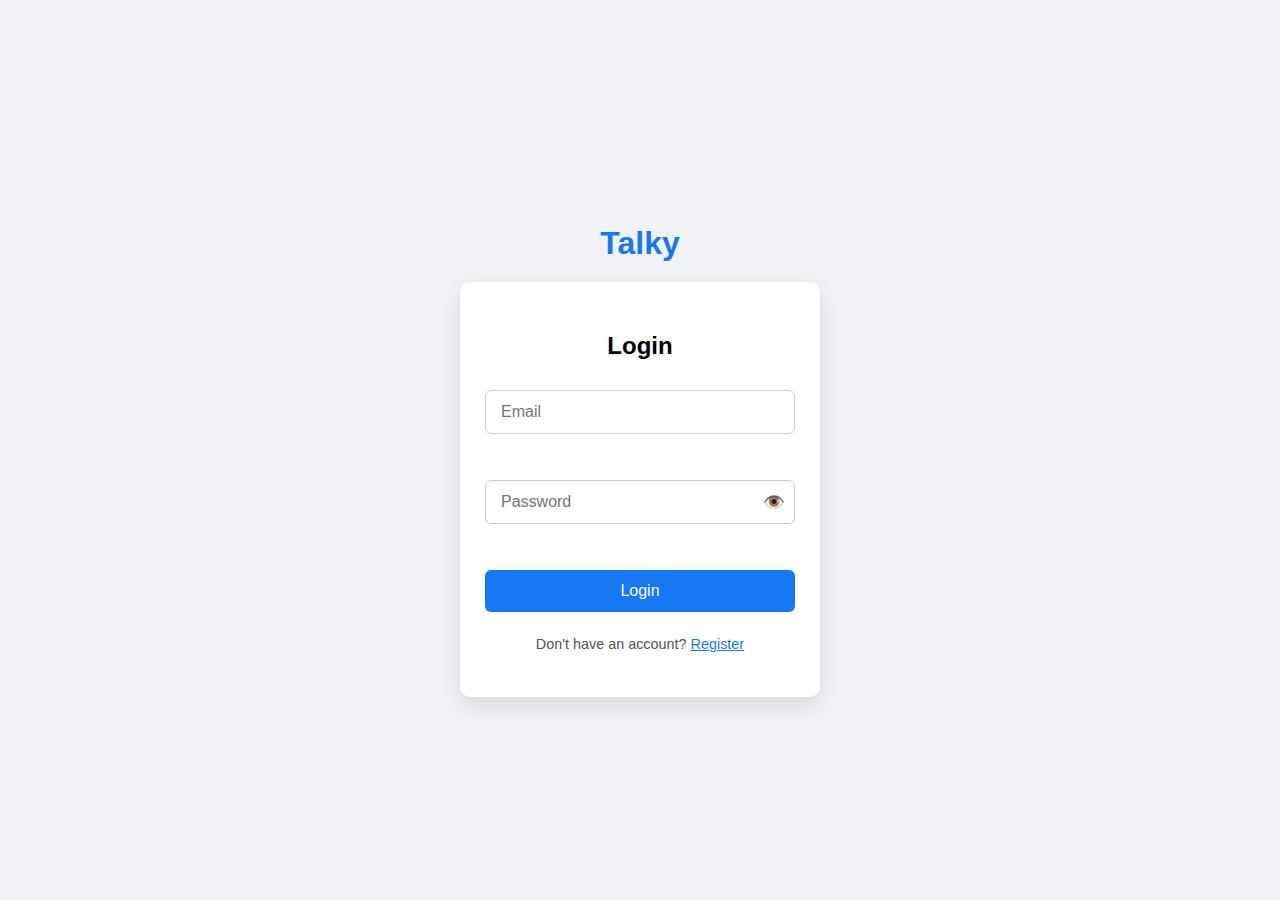
<file: index.html>
<!DOCTYPE html>
<html lang="en">
<head>
<meta charset="UTF-8">
<meta name="viewport" content="width=device-width, initial-scale=1.0">
<title>Talky - Login / Register</title>
<link rel="stylesheet" href="styles/login.css">
</head>
<body>
<div class="auth-container">

  <h1>Talky</h1>

  <div class="auth-box">
    <!-- Login Form -->
    <form id="loginForm" class="auth-form">
      <h2>Login</h2>

      <div class="input-group">
        <input type="email" id="loginEmail" placeholder="Email" required>
      </div>
      <div class="error-outside" id="loginEmailError"></div>

      <div class="input-group password-container">
        <input type="password" id="loginPassword" placeholder="Password" required>
        <span class="toggle-password" onclick="togglePassword('loginPassword')">👁️</span>
      </div>
      <div class="error-outside" id="loginPasswordError"></div>

      <button type="submit">Login</button>
      <p>Don't have an account? <span class="toggle-form" onclick="toggleForm()">Register</span></p>
    </form>

    <!-- Register Form -->
    <form id="registerForm" class="auth-form hidden">
      <h2>Register</h2>

      <div class="input-group">
        <input type="text" id="regUsername" placeholder="Username" required>
      </div>
      <div class="error-outside" id="regUsernameError"></div>

      <div class="input-group">
        <input type="email" id="regEmail" placeholder="Email" required>
      </div>
      <div class="error-outside" id="regEmailError"></div>

      <div class="input-group password-container">
        <input type="password" id="regPassword" placeholder="Password" required>
        <span class="toggle-password" onclick="togglePassword('regPassword')">👁️</span>
      </div>
      <div class="error-outside" id="regPasswordError"></div>

      <button type="submit">Register</button>
      <p>Already have an account? <span class="toggle-form" onclick="toggleForm()">Login</span></p>
    </form>

  </div>
</div>

<script src="scripts/login.js"></script>
</body>
</html>
</file>
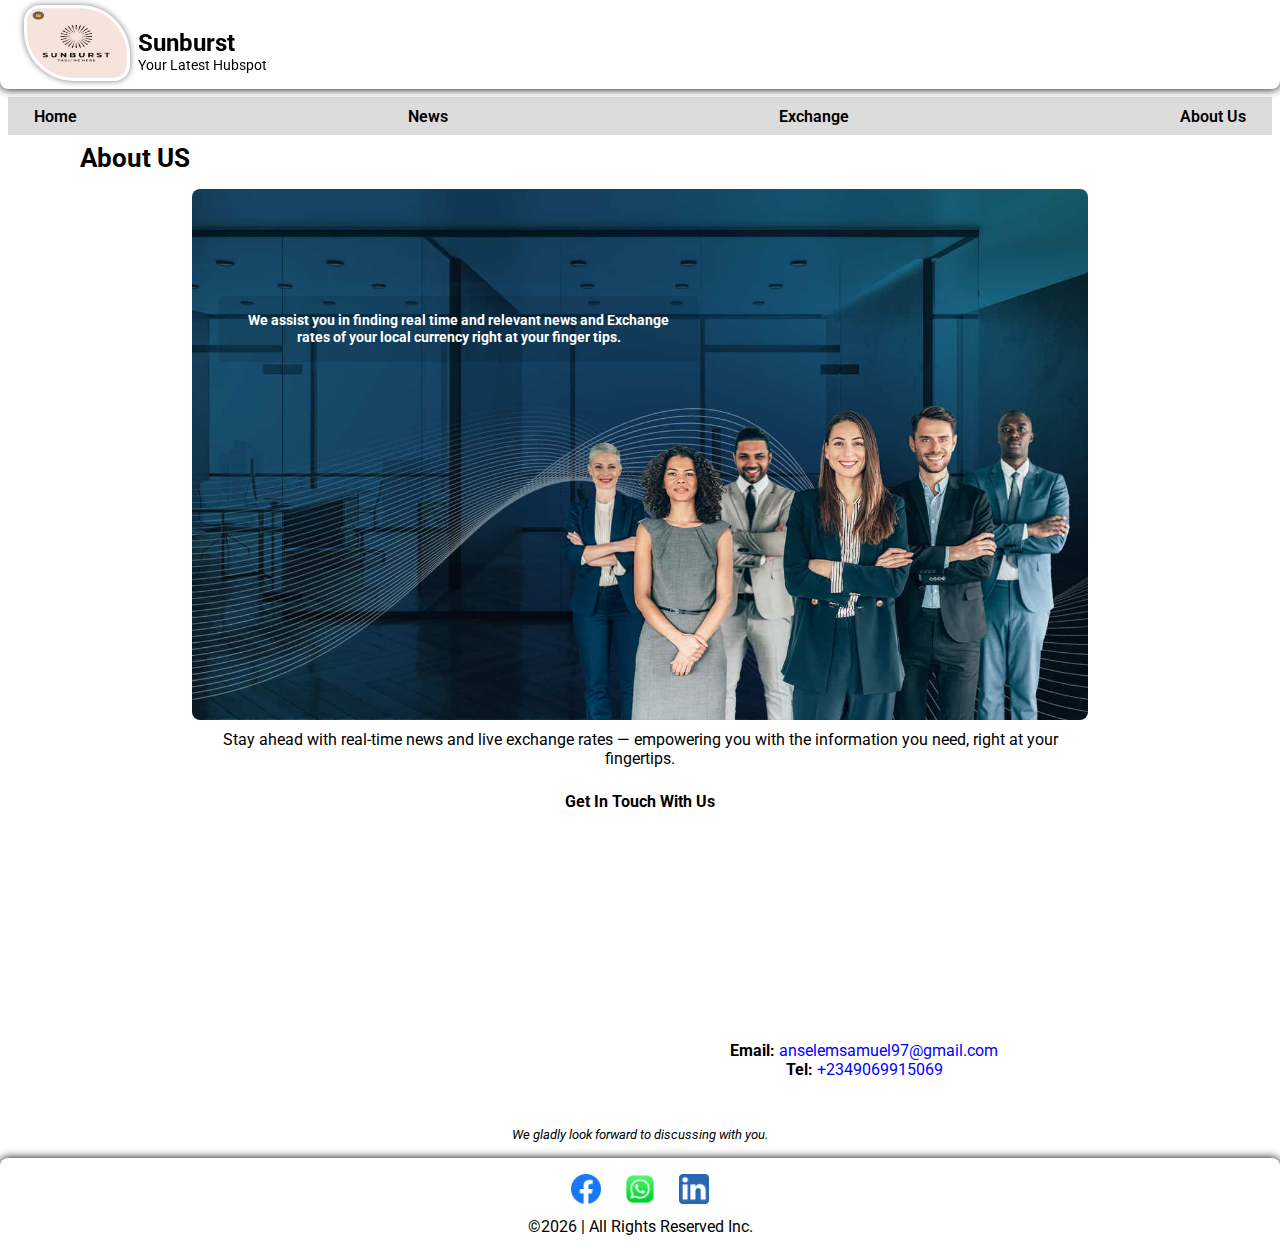
<file: about-us.html>
<!DOCTYPE html>
<html lang="en">
<head>
    <meta charset="UTF-8">
    <meta name="viewport" content="width=device-width, initial-scale=1.0">
    <title>About US | Sunburst</title>
    <meta name="author" content="Anselem Obianuju Samuel">
    <meta name="description" content="This is the About page of the sunburst website, where users can learn what the site is all about.">
    <link rel="preconnect" href="https://fonts.googleapis.com">
    <link rel="preconnect" href="https://fonts.gstatic.com" crossorigin>
    <link href="https://fonts.googleapis.com/css2?family=Libertinus+Serif:ital,wght@0,400;0,600;0,700;1,400;1,600;1,700&family=Roboto:ital,wght@0,100..900;1,100..900&display=swap" rel="stylesheet">
    <meta property="og:title" content="Latest Sunburst News">
    <meta property="og:description" content="Experience the flair of carefully curated news articles and Exchange rates, right at your fingertips without queuing up on search engines for the latest news.">
    <meta property="og:url" content="https://sunburst.netlify.app/">
    <meta property="og:image" content="https://www.ofcom.org.uk/siteassets/additional-resources/media-use-news.jpg?format=webp&width=1536&height=868&quality=80">
    <meta property="og:type" content="website">
    <meta name="twitter:card" content="summary_large_image">
    <meta name="twitter:title" content="Latest Sunburst News">
    <meta name="twitter:description" content="Experience the flair of carefully curated news articles and Exchange rates, right at your fingertips without queuing up on search engines for the latest news.">
    <meta name="twitter:image" content="https://www.ofcom.org.uk/siteassets/additional-resources/media-use-news.jpg?format=webp&width=1536&height=868&quality=80">
    <link rel="stylesheet" href="styles/sunburst.css">
    <link rel="stylesheet" href="styles/sunburst-large.css">
    <link rel="icon" href="images/sunburst_logo.JPG" type="news-icon">
    <script src="scripts/about-us.mjs" type="module"></script>
</head>
<body>
    <header id="main-header">

    </header>
    <main>
        <h1 class="title">About US</h1>
        <div class="about-us">
            <img src="images/about_us.jpg" alt="About US" loading="lazy">
            <p>We assist you in finding real time and relevant news and Exchange rates of your local currency right at your finger tips.</p>
        </div>
        <p class="ahead">Stay ahead with real-time news and live exchange rates — empowering you with the information you need, right at your fingertips.</p>
        <section class="address">
            <h3>Get In Touch With Us</h3>
            <div class="info">
              <div class="map-container">
                <iframe src="https://www.google.com/maps/embed?pb=!1m18!1m12!1m3!1d3975.339727511641!2d7.0958583737205965!3d4.882650840055978!2m3!1f0!2f0!3f0!3m2!1i1024!2i768!4f13.1!3m3!1m2!1s0x10682d006d7fea95%3A0x6962d85bb69d5000!2sAssemblies%20of%20God%20Church%20Eagle%20Avenue!5e0!3m2!1sen!2sng!4v1753967439054!5m2!1sen!2sng" width="600" height="450" 
                style="border:0;" allowfullscreen="" loading="lazy" referrerpolicy="no-referrer-when-downgrade"></iframe>
              </div>
              <div class="contact">
                <p><strong>Email: </strong>anselemsamuel97@gmail.com</p>
                <p><strong>Tel: </strong>+2349069915069</p>
              </div>
            </div>
            <p id="last-paragraph">We gladly look forward to discussing with you.</p>
        </section>
    </main>
    <footer id="main-footer">

    </footer>
</body>
</html>
</file>
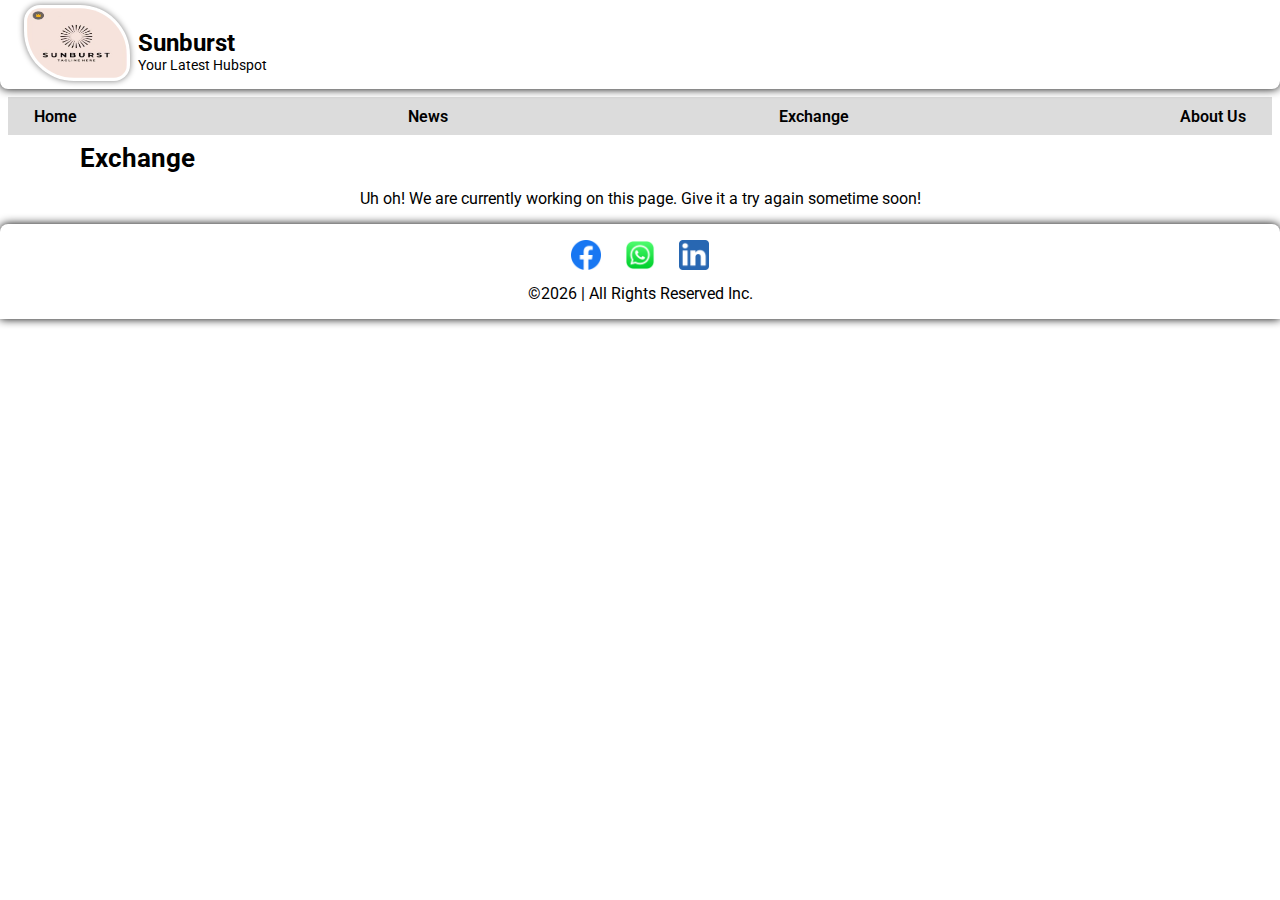
<file: exchange.html>
<!DOCTYPE html>
<html lang="en">
<head>
    <meta charset="UTF-8">
    <meta name="viewport" content="width=device-width, initial-scale=1.0">
    <title>Exchange | Sunburst</title>
    <meta name="author" content="Anselem Obianuju Samuel">
    <meta name="description" content="This is the Exchange page of the sunburst website, where users can access latest currency exchange rate.">
    <link rel="preconnect" href="https://fonts.googleapis.com">
    <link rel="preconnect" href="https://fonts.gstatic.com" crossorigin>
    <link href="https://fonts.googleapis.com/css2?family=Libertinus+Serif:ital,wght@0,400;0,600;0,700;1,400;1,600;1,700&family=Roboto:ital,wght@0,100..900;1,100..900&display=swap" rel="stylesheet">
    <meta property="og:title" content="Latest Sunburst News">
    <meta property="og:description" content="Experience the flair of carefully curated news articles and Exchange rates, right at your fingertips without queuing up on search engines for the latest news.">
    <meta property="og:url" content="https://sunburst.netlify.app/">
    <meta property="og:image" content="https://www.ofcom.org.uk/siteassets/additional-resources/media-use-news.jpg?format=webp&width=1536&height=868&quality=80">
    <meta property="og:type" content="website">
    <meta name="twitter:card" content="summary_large_image">
    <meta name="twitter:title" content="Latest Sunburst News">
    <meta name="twitter:description" content="Experience the flair of carefully curated news articles and Exchange rates, right at your fingertips without queuing up on search engines for the latest news.">
    <meta name="twitter:image" content="https://www.ofcom.org.uk/siteassets/additional-resources/media-use-news.jpg?format=webp&width=1536&height=868&quality=80">
    <link rel="stylesheet" href="styles/sunburst.css">
    <link rel="stylesheet" href="styles/sunburst-large.css">
    <link rel="icon" href="images/sunburst_logo.JPG" type="news-icon">
    <script src="scripts/exchange.mjs" type="module"></script>
    <!-- For Google Adsense -->
    <script async src="https://pagead2.googlesyndication.com/pagead/js/adsbygoogle.js?client=ca-pub-4188387479952764"
     crossorigin="anonymous"></script>
    <!-- 100% privacy-first analytics -->
    <script data-collect-dnt="true" async src="https://scripts.simpleanalyticscdn.com/latest.js"></script>
    <noscript><img src="https://queue.simpleanalyticscdn.com/noscript.gif?collect-dnt=true" alt="" referrerpolicy="no-referrer-when-downgrade"/></noscript>
</head>
<body>
    <header id="main-header">

    </header>
    <main>
        <h1 class="title">Exchange</h1>
        <p id="fix">Uh oh! We are currently working on this page. Give it a try again sometime soon!</p>
    </main>
    <footer id="main-footer">

    </footer>
</body>
</html>
</file>
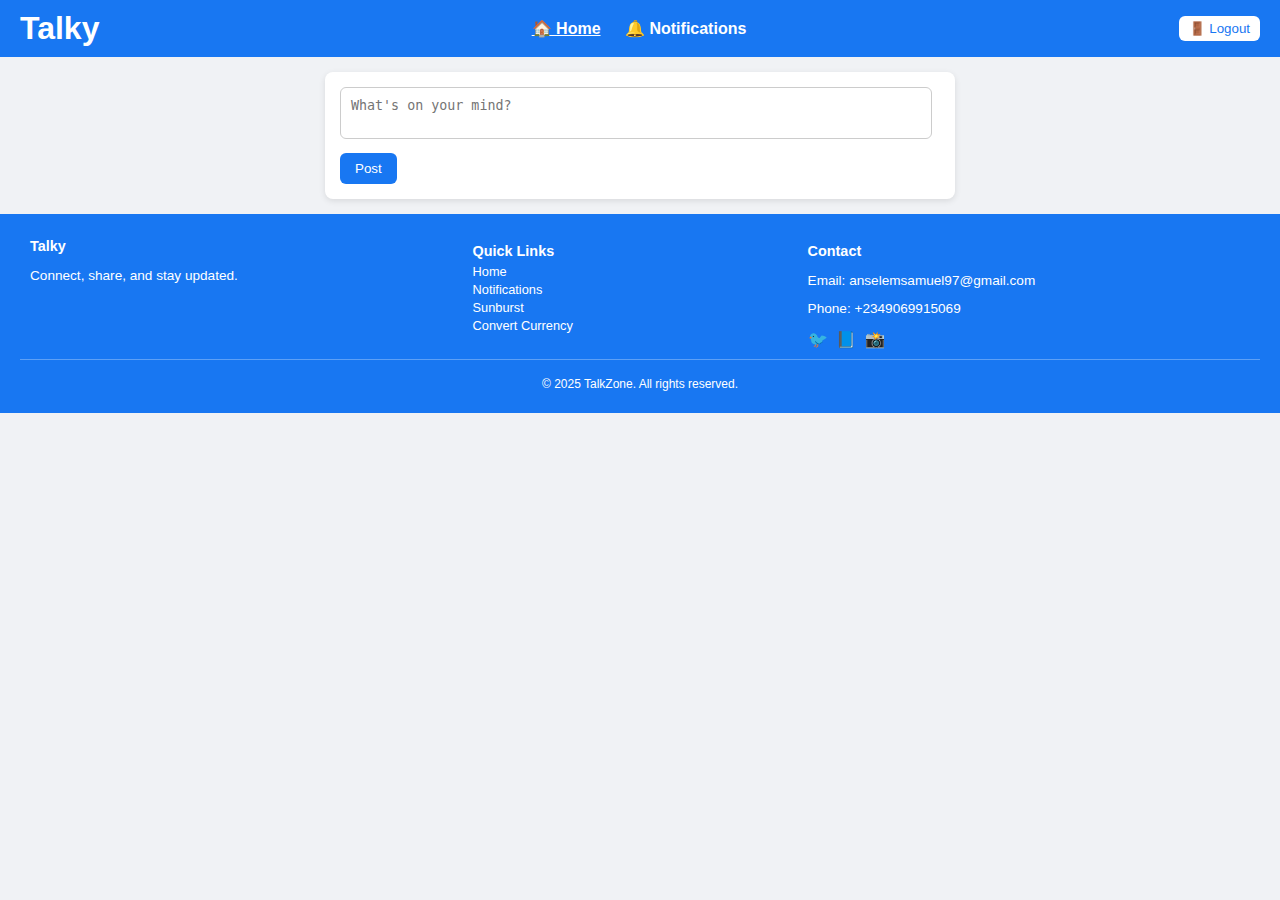
<file: home.html>
<!DOCTYPE html>
<html lang="en">
<head>
  <meta charset="UTF-8">
  <meta name="viewport" content="width=device-width, initial-scale=1.0">
  <title>Talky - Home</title>
  <link rel="stylesheet" href="styles/home.css">
   <link rel="stylesheet" href="styles/mobile.css">
  <script src="https://cdn.socket.io/4.7.2/socket.io.min.js"></script>
  <!-- For Google Adsense -->
  <script async src="https://pagead2.googlesyndication.com/pagead/js/adsbygoogle.js?client=ca-pub-4188387479952764"
     crossorigin="anonymous"></script>
  <!-- 100% privacy-first analytics -->
  <script data-collect-dnt="true" async src="https://scripts.simpleanalyticscdn.com/latest.js"></script>
  <noscript><img src="https://queue.simpleanalyticscdn.com/noscript.gif?collect-dnt=true" alt="" referrerpolicy="no-referrer-when-downgrade"/></noscript>
</head>
<body>
  <!-- NAVBAR -->
  <nav class="navbar">
    <div class="nav-left">
      <h1 class="logo">Talky</h1>
    </div>
    <div class="nav-center">
      <a href="home.html" class="active">🏠 Home</a>
      <a href="notifications.html">🔔 Notifications</a>
    </div>
    <div class="nav-right">
      <span id="welcomeUser"></span>
      <button onclick="logout()" class="logout-btn">🚪 Logout</button>
    </div>
  </nav>

  <!-- CREATE POST -->
  <div class="create-post">
    <textarea id="postContent" placeholder="What's on your mind?" required></textarea>
    <button id="postBtn">Post</button>
  </div>

  <!-- POSTS FEED -->
  <div id="postsContainer" class="feed"></div>

  <!-- SHARE MODAL -->
  <div id="overlay" onclick="closeShareModal()"></div>
  <div id="shareModal">
    <h3>Share Post</h3>
    <input type="text" id="shareLink" readonly style="width: 100%; margin-bottom: 10px;">
    <button onclick="copyLink()">📋 Copy Link</button>
    <button id="nativeShareBtn">📱 Share via Device</button>
    <a id="whatsappBtn" target="_blank" rel="noopener noreferrer">WhatsApp</a>
    <a id="twitterBtn" target="_blank" rel="noopener noreferrer">Twitter</a>
    <a id="facebookBtn" target="_blank" rel="noopener noreferrer">Facebook</a>
    <button onclick="closeShareModal()">Close</button>
  </div>

 <!-- FOOTER -->
<footer class="site-footer">
  <div class="footer-top">
    <div class="footer-section">
      <h3>Talky</h3>
      <p>Connect, share, and stay updated.</p>
    </div>
    <div class="footer-section">
      <h4>Quick Links</h4>
      <ul>
        <li><a href="home.html">Home</a></li>
        <li><a href="notifications.html">Notifications</a></li>
        <li><a href="sunburst.html">Sunburst</a></li>
        <li><a href="exchange.html">Convert Currency</a></li>
      </ul>
    </div>
    <div class="footer-section">
      <h4>Contact</h4>
      <p>Email: <a href="mailto:anselemsamuel97@gmail.com">anselemsamuel97@gmail.com</a></p>
      <p>Phone: <a href="tel:+2349069915069">+2349069915069</a></p>
      <div class="social-links">
        <a href="#">🐦</a>
        <a href="#">📘</a>
        <a href="#">📸</a>
      </div>
    </div>
  </div>

  <div class="footer-bottom">
    <p>&copy; 2025 TalkZone. All rights reserved.</p>
  </div>
</footer>

  <script src="scripts/home.js"></script>
</body>
</html>
</file>
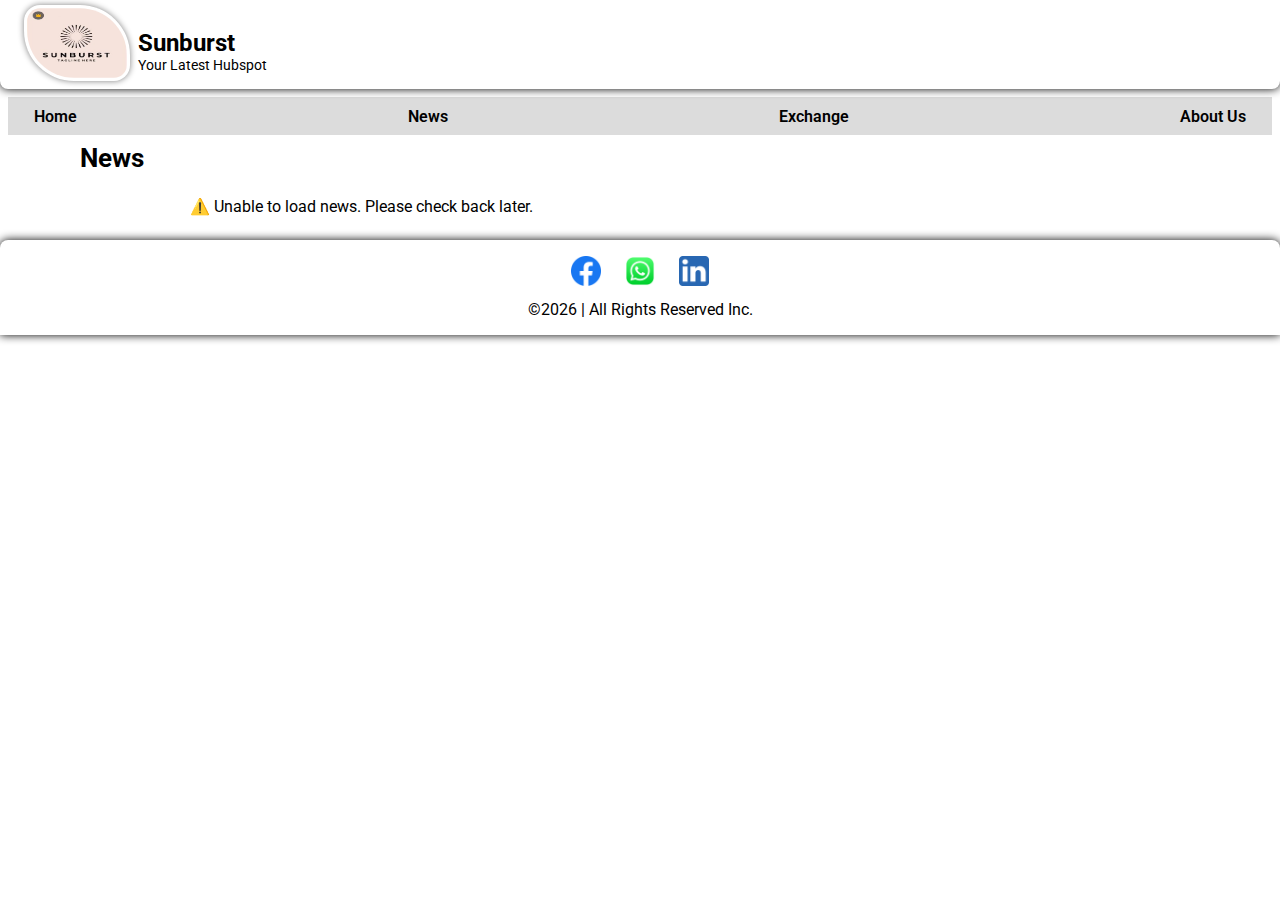
<file: news.html>
<!DOCTYPE html>
<html lang="en">
<head>
    <meta charset="UTF-8">
    <meta name="viewport" content="width=device-width, initial-scale=1.0">
    <title>News | Sunburst</title>
    <meta name="author" content="Anselem Obianuju Samuel">
    <meta name="description" content="This is the news web page of the sunburst website, where users can access latest news article.">
    <link rel="preconnect" href="https://fonts.googleapis.com">
    <link rel="preconnect" href="https://fonts.gstatic.com" crossorigin>
    <link href="https://fonts.googleapis.com/css2?family=Libertinus+Serif:ital,wght@0,400;0,600;0,700;1,400;1,600;1,700&family=Roboto:ital,wght@0,100..900;1,100..900&display=swap" rel="stylesheet">
    <meta property="og:title" content="Latest Sunburst News">
    <meta property="og:description" content="Experience the flair of carefully curated news articles, right at your fingertips without queuing up on search engines for the latest news.">
    <meta property="og:url" content="https://sunburst.netlify.app/">
    <meta property="og:image" content="https://www.ofcom.org.uk/siteassets/additional-resources/media-use-news.jpg?format=webp&width=1536&height=868&quality=80">
    <meta property="og:type" content="website">
    <meta name="twitter:card" content="summary_large_image">
    <meta name="twitter:title" content="Latest Sunburst News">
    <meta name="twitter:description" content="Experience the flair of carefully curated news articles, right at your fingertips without queuing up on search engines for the latest news.">
    <meta name="twitter:image" content="https://www.ofcom.org.uk/siteassets/additional-resources/media-use-news.jpg?format=webp&width=1536&height=868&quality=80">
    <link rel="stylesheet" href="styles/sunburst.css">
    <link rel="stylesheet" href="styles/sunburst-large.css">
    <link rel="icon" href="images/sunburst_logo.JPG" type="news-icon">
    <script src="scripts/news.mjs" type="module"></script>
    <!-- For Google Adsense -->
    <script async src="https://pagead2.googlesyndication.com/pagead/js/adsbygoogle.js?client=ca-pub-4188387479952764"
     crossorigin="anonymous"></script>
    <!-- 100% privacy-first analytics -->
    <script data-collect-dnt="true" async src="https://scripts.simpleanalyticscdn.com/latest.js"></script>
    <noscript><img src="https://queue.simpleanalyticscdn.com/noscript.gif?collect-dnt=true" alt="" referrerpolicy="no-referrer-when-downgrade"/></noscript>
</head>
<body>
    <header id="main-header">

    </header>
    <main>
        <h1 class="title">News</h1>
        <p id="status"></p>
        <div id="news-container">
           <p>Loading latest news...</p>
        </div>
    </main>
    <footer id="main-footer">

    </footer>
</body>
</html>
</file>
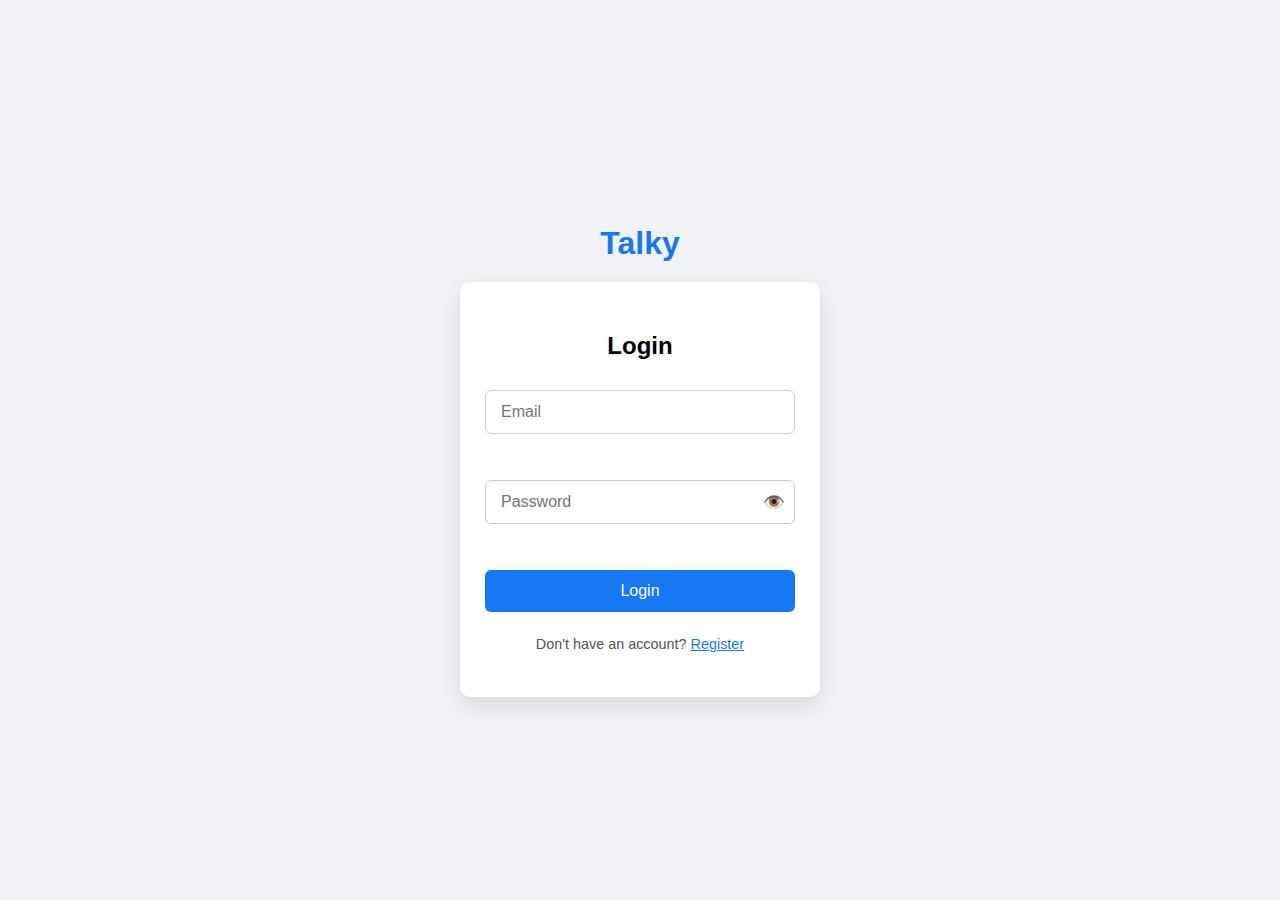
<file: notifications.html>
<!DOCTYPE html>
<html lang="en">
<head>
  <meta charset="UTF-8">
  <meta name="viewport" content="width=device-width, initial-scale=1.0">
  <title>TalkZone - Notifications</title>
  <link rel="stylesheet" href="styles/notifications.css">
</head>
<body>
  <!-- NAVBAR -->
  <nav class="navbar">
    <div class="nav-left">
      <h1 class="logo">TalkZone</h1>
    </div>
    <div class="nav-center">
      <a href="home.html">🏠 Home</a>
      <a href="notifications.html" class="active">🔔 Notifications</a>
    </div>
    <div class="nav-right">
      <span id="welcomeUser"></span>
      <button onclick="logout()" class="logout-btn">🚪 Logout</button>
    </div>
  </nav>

  <!-- NOTIFICATIONS LIST -->
  <div class="notifications" id="notificationsContainer"></div>

  <!-- Socket.IO -->
  <script src="https://cdn.socket.io/4.7.2/socket.io.min.js"
          integrity="sha384-qfXn3Qv/bYtT9lxy5UvQyGLBcx9fXoKqixs7yKhBmc4k2n+6NiJKc1BfXSAuEslg"
          crossorigin="anonymous"></script>

  <!-- FOOTER -->
<footer class="site-footer">
  <div class="footer-top">
    <div class="footer-section">
      <h3>Talky</h3>
      <p>Connect, share, and stay updated.</p>
    </div>
    <div class="footer-section">
      <h4>Quick Links</h4>
      <ul>
        <li><a href="home.html">Home</a></li>
        <li><a href="notifications.html">Notifications</a></li>
        <li><a href="sunburst.html">Sunburst</a></li>
        <li><a href="exchange.html">Convert Currency</a></li>
      </ul>
    </div>
    <div class="footer-section">
      <h4>Contact</h4>
      <p>Email: <a href="mailto:anselemsamuel97@gmail.com">anselemsamuel97@gmail.com</a></p>
      <p>Phone: <a href="tel:+2349069915069">+2349069915069</a></p>
      <div class="social-links">
        <a href="#">🐦</a>
        <a href="#">📘</a>
        <a href="#">📸</a>
      </div>
    </div>
  </div>

  <div class="footer-bottom">
    <p>&copy; 2025 TalkZone. All rights reserved.</p>
  </div>
</footer>


  <script src="scripts/notifications.js"></script>
</body>
</html>
</file>
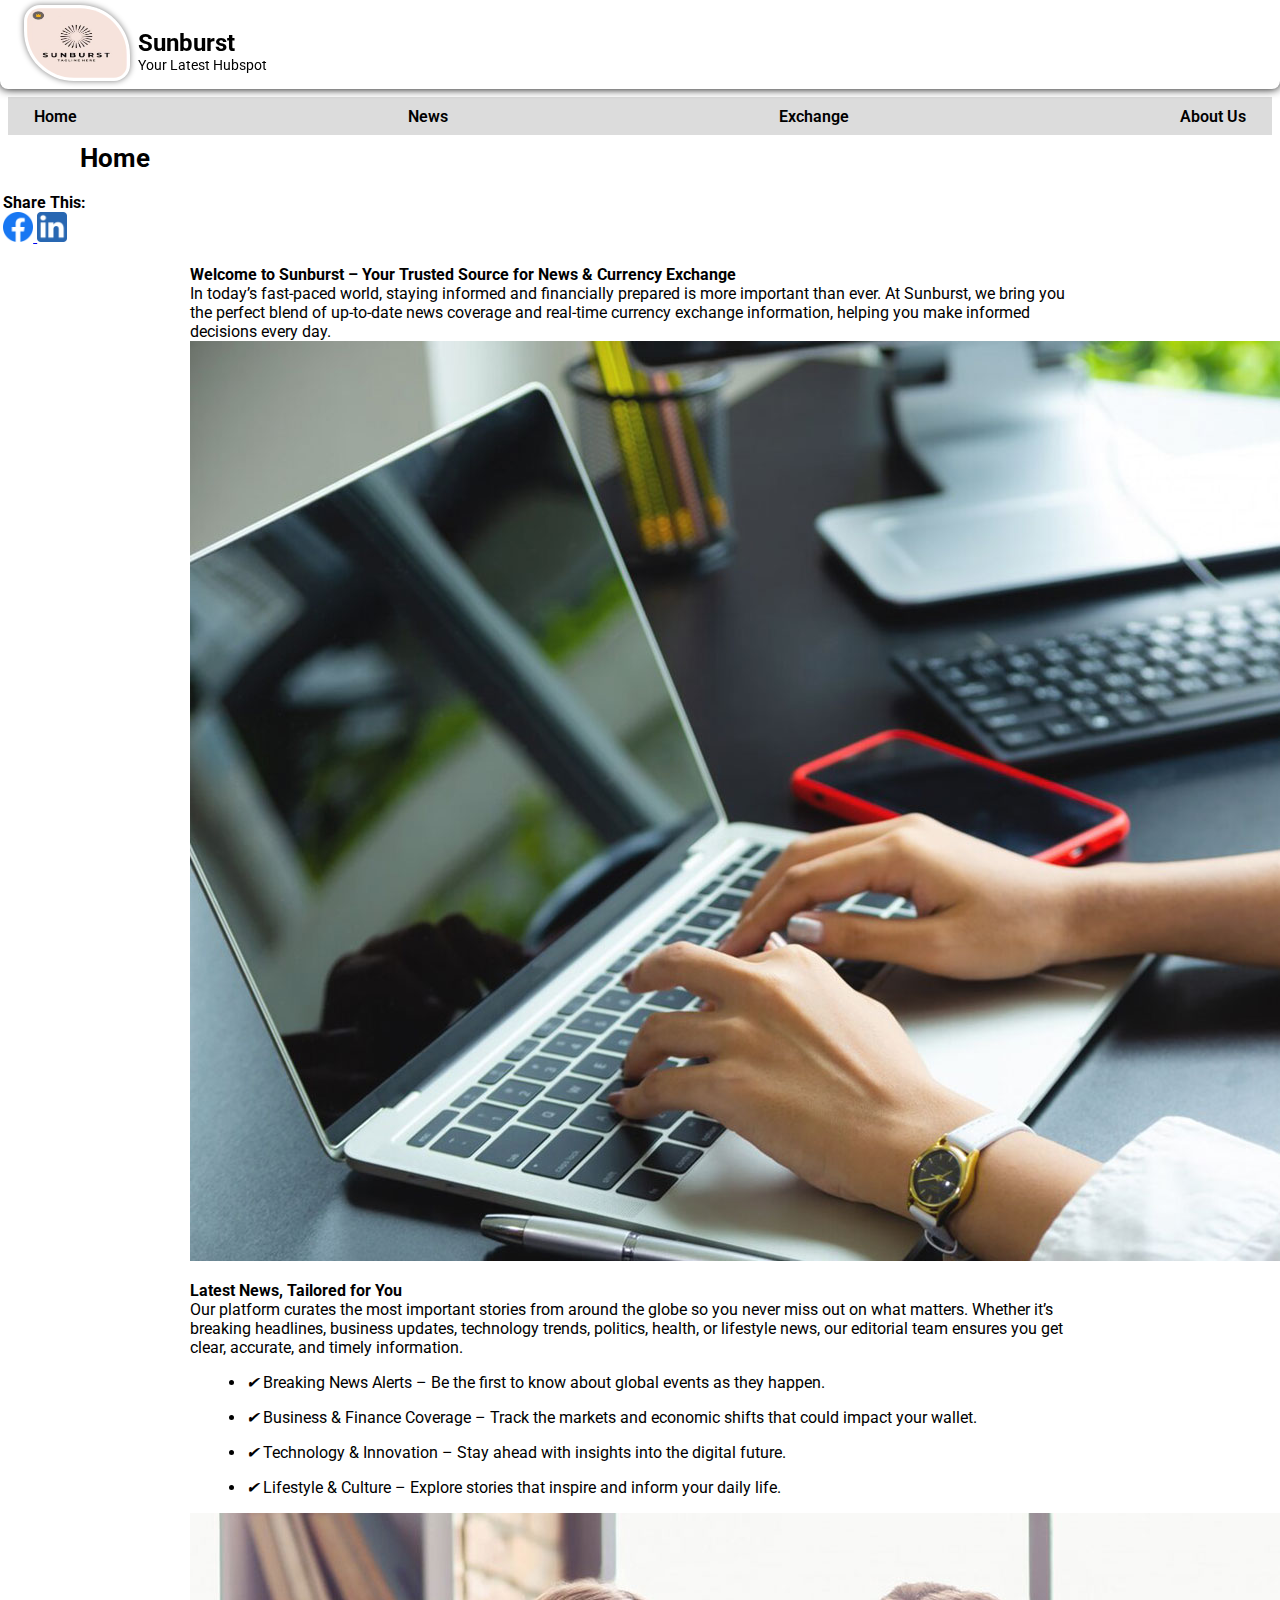
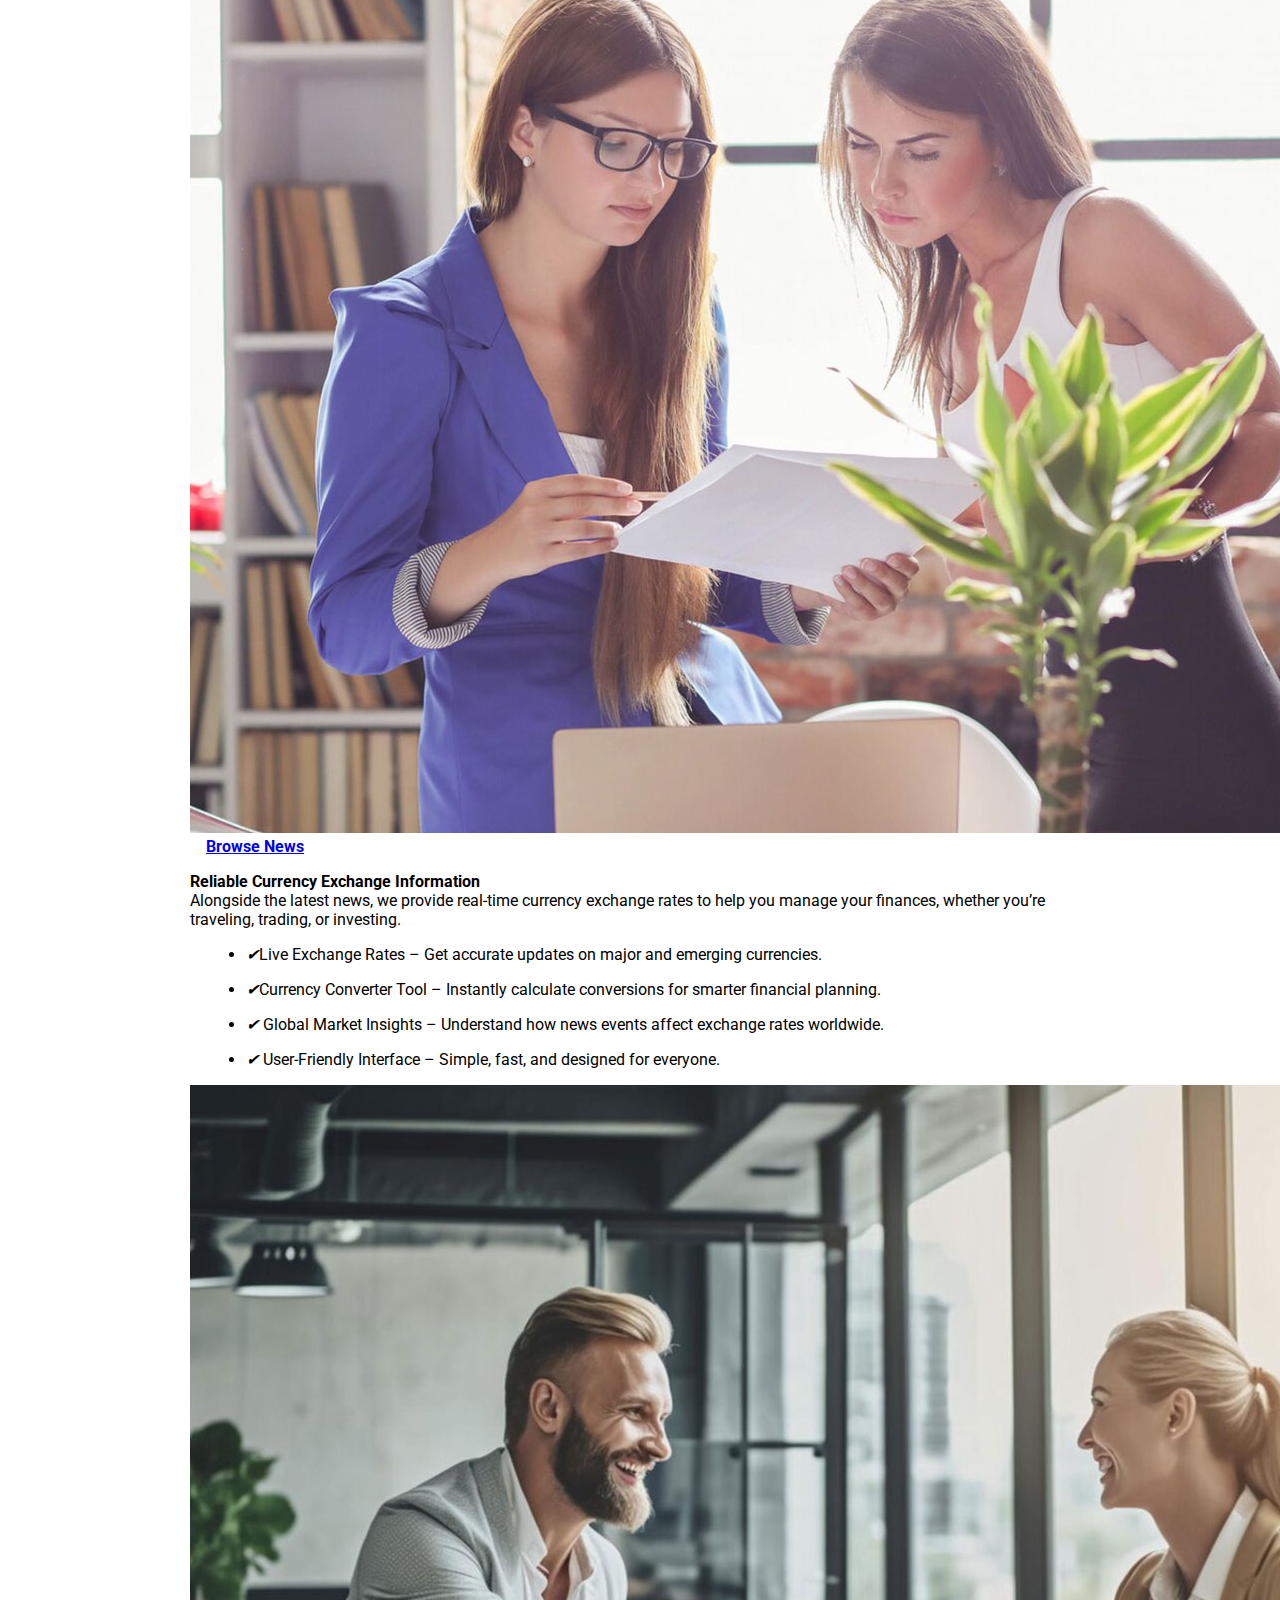
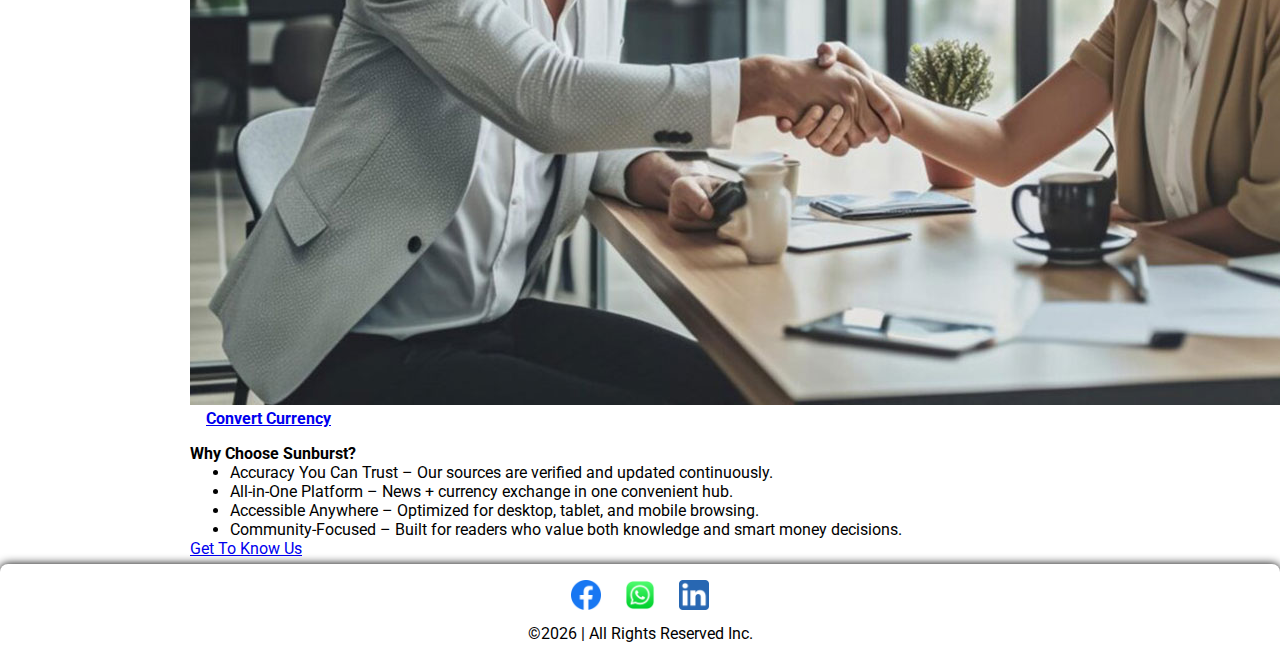
<file: sunburst.html>
<!DOCTYPE html>
<html lang="en">
<head>
    <meta charset="UTF-8">
    <meta name="viewport" content="width=device-width, initial-scale=1.0">
    <title>Home | Sunburst</title>
    <meta name="author" content="Anselem Obianuju Samuel">
    <meta name="description" content="This is the Home page of the sunburst website, where users can access latest news article and currency exchange rate.">
    <link rel="preconnect" href="https://fonts.googleapis.com">
    <link rel="preconnect" href="https://fonts.gstatic.com" crossorigin>
    <link href="https://fonts.googleapis.com/css2?family=Libertinus+Serif:ital,wght@0,400;0,600;0,700;1,400;1,600;1,700&family=Roboto:ital,wght@0,100..900;1,100..900&display=swap" rel="stylesheet">
    <meta property="og:title" content="Latest Sunburst News">
    <meta property="og:description" content="Experience the flair of carefully curated news articles and Exchange rates, right at your fingertips without queuing up on search engines for the latest news.">
    <meta property="og:url" content="https://sunburst.netlify.app/">
    <meta property="og:image" content="https://www.ofcom.org.uk/siteassets/additional-resources/media-use-news.jpg?format=webp&width=1536&height=868&quality=80">
    <meta property="og:type" content="website">
    <meta name="twitter:card" content="summary_large_image">
    <meta name="twitter:title" content="Latest Sunburst News">
    <meta name="twitter:description" content="Experience the flair of carefully curated news articles and Exchange rates, right at your fingertips without queuing up on search engines for the latest news.">
    <meta name="twitter:image" content="https://www.ofcom.org.uk/siteassets/additional-resources/media-use-news.jpg?format=webp&width=1536&height=868&quality=80">
    <link rel="stylesheet" href="styles/sunburst.css">
    <link rel="stylesheet" href="styles/sunburst-large.css">
    <link rel="icon" href="images/sunburst_logo.JPG" type="news-icon">
    <script src="scripts/main.mjs" type="module"></script>
    <!-- For Google Adsense -->
    <script async src="https://pagead2.googlesyndication.com/pagead/js/adsbygoogle.js?client=ca-pub-4188387479952764"
     crossorigin="anonymous"></script>
    <!-- 100% privacy-first analytics -->
    <script data-collect-dnt="true" async src="https://scripts.simpleanalyticscdn.com/latest.js"></script>
    <noscript><img src="https://queue.simpleanalyticscdn.com/noscript.gif?collect-dnt=true" alt="" referrerpolicy="no-referrer-when-downgrade"/></noscript>
</head>
<body>
    <header id="main-header">

    </header>
    <main>
        <div class="begin">
          <h1 class="title">Home</h1>
          <div class="share">
             <p><strong>Share This:</strong></p>
             <a href="https://www.facebook.com/sharer/sharer.php?u=https://sunbust.netlify.app" target="_blank">
                <img src="images/5296499_fb_facebook_facebook logo_icon.png" alt="Facebook Share Button" width="30" height="30">
             </a>
             <a href="https://www.linkedin.com/sharing/share?url=https://sunbust.netlify.app" target="_blank">
                <img src="images/5296501_linkedin_network_linkedin logo_icon.png" alt="Facebook Share Button" width="30" height="30">
             </a>
          </div>
        </div>
        <article>
            <h4 class="desktop">Welcome to Sunburst – Your Trusted Source for News & Currency Exchange</h4>
            <h4 class="mobile">Welcome To Sunburst</h4>
            <p>In today’s fast-paced world, staying informed and financially prepared is more important than 
                ever. At Sunburst, we bring you the perfect blend of up-to-date news coverage and real-time 
                currency exchange information, helping you make informed decisions every day.</p>
                <img src="images/05-7.jpg" alt="Browse News" loading="lazy">
        </article>
        <section class="latest">
            <h4>Latest News, Tailored for You</h4>
            <p>Our platform curates the most important stories from around the globe so you never miss out on 
                what matters. Whether it’s breaking headlines, business updates, technology trends, politics, 
                health, or lifestyle news, our editorial team ensures you get clear, accurate, and timely information.</p>
            <ul>
                <li><em>✔</em> Breaking News Alerts – Be the first to know about global events as they happen.</li>
                <li><em>✔</em> Business & Finance Coverage – Track the markets and economic shifts that could impact your wallet.</li>
                <li><em>✔</em> Technology & Innovation – Stay ahead with insights into the digital future.</li>
                <li><em>✔</em> Lifestyle & Culture – Explore stories that inspire and inform your daily life.</li>
            </ul> 
            <div class="browse-news">
                <img src="images/03-25.jpg" alt="Breaking News" loading="lazy">
                <a href="news.html">Browse News</a>
            </div> 
        </section>
        <section class="exchange">
            <h4>Reliable Currency Exchange Information</h4>
            <p>Alongside the latest news, we provide real-time currency exchange rates to help you manage your finances, whether you’re traveling, trading, or investing.</p>
            <ul>
                <li><em>✔</em>Live Exchange Rates – Get accurate updates on major and emerging currencies.</li>
                <li><em>✔</em>Currency Converter Tool – Instantly calculate conversions for smarter financial planning.</li>
                <li><em>✔ </em>Global Market Insights – Understand how news events affect exchange rates worldwide.</li>
                <li><em>✔ </em>User-Friendly Interface – Simple, fast, and designed for everyone.</li>
            </ul>
            <div class="convert">
                <img src="images/06-1.jpg" alt="Exchange Rates" loading="lazy">
                <a href="exchange.html">Convert Currency</a>
            </div>
        </section>
        <div class="choose">
            <h4>Why Choose Sunburst?</h4>
            <ul>
                <li>Accuracy You Can Trust – Our sources are verified and updated continuously.</li>
                <li>All-in-One Platform – News + currency exchange in one convenient hub.</li>
                <li>Accessible Anywhere – Optimized for desktop, tablet, and mobile browsing.</li>
                <li>Community-Focused – Built for readers who value both knowledge and smart money decisions.</li>
            </ul>
            <a href="about-us.html">Get To Know Us</a>
        </div>
    </main>
    <footer id="main-footer">

    </footer>
</body>
</html>
</file>
<file: styles/login.css>
/* GENERAL BODY */
body {
  margin: 0;
  padding: 0;
  font-family: 'Segoe UI', Tahoma, Geneva, Verdana, sans-serif;
  background: #f0f2f5;
  display: flex;
  justify-content: center;
  align-items: center;
  height: 100vh;
  box-sizing: border-box; /* ensures padding included in width */
}

/* CONTAINER */
.auth-container {
  text-align: center;
  width: 100%;
  max-width: 400px;
  padding: 20px;
  box-sizing: border-box;
}

/* TITLE */
.auth-container h1 {
  color: #1877f2;
  margin-bottom: 20px;
  font-size: 2rem;
}

/* CARD */
.auth-box {
  background: #fff;
  padding: 30px 25px;
  border-radius: 10px;
  box-shadow: 0 8px 20px rgba(0,0,0,0.1);
}

/* FORM */
.auth-form {
  display: flex;
  flex-direction: column;
  gap: 10px;
}

/* INPUT GROUP */
.input-group {
  position: relative;
}

/* INPUT */
.auth-form input {
  width: 100%;
  box-sizing: border-box; /* fix overstretching */
  padding: 12px 15px;
  border: 1px solid #ccc;
  border-radius: 6px;
  font-size: 1rem;
}

/* PASSWORD CONTAINER */
.password-container {
  position: relative; /* keep eye absolute inside */
}

.password-container input {
  width: 100%;
  padding-right: 40px; /* space for eye toggle */
  box-sizing: border-box;
}

/* PASSWORD TOGGLE EYE */
.toggle-password {
  position: absolute;
  right: 10px;
  top: 50%;
  transform: translateY(-50%);
  cursor: pointer;
  font-size: 1.1rem;
  user-select: none;
}

/* ERROR OUTSIDE */
.error-outside {
  color: #e53935;
  font-size: 0.85rem;
  text-align: left;
  margin-bottom: 8px;
  min-height: 18px;
}

/* BUTTON */
.auth-form button {
  padding: 12px 15px;
  background: #1877f2;
  color: #fff;
  border: none;
  border-radius: 6px;
  font-size: 1rem;
  cursor: pointer;
  transition: 0.3s;
}

.auth-form button:hover {
  background: #145dbf;
}

/* TOGGLE FORM TEXT */
.auth-form p {
  font-size: 0.9rem;
  color: #555;
}

.toggle-form {
  color: #1877f2;
  cursor: pointer;
  text-decoration: underline;
}

/* HIDDEN CLASS */
.hidden {
  display: none;
}

/* MEDIA QUERY */
@media screen and (max-width: 480px) {
  .auth-box {
    padding: 20px;
  }

  .auth-form input, .auth-form button {
    font-size: 0.9rem;
    padding: 10px;
  }

  .auth-container h1 {
    font-size: 1.8rem;
  }
}
</file>
<file: styles/sunburst.css>
:root{
    --text-Color: white;
    --color1: black;
    --color2: gray;
    --color3: gainsboro;
}

*{
    font-family: "Roboto","Libertinus Serif", sans-serif;
    margin: 0;
}

.head {
    display: flex;
    justify-content: space-around;
    padding-top: .5rem;
    box-shadow: 0 0 10px;
    background: var(--text-Color);
    padding-bottom: .5rem;
    border-bottom-left-radius: .5rem;
    border-bottom-right-radius: .5rem;
    position: sticky;         /* Fix it to the top */
    top: 0;                  /* Stick at the very top */
    left: 0;
    right: 0;
    z-index: 1000; /* Keep it above other content */
}

.head-text {
    display: flex;
    flex-direction: column;
    & h1{
        margin-top: 1.5rem;
        font-size: 1.5rem;
    }
    & span {
        font-size: .9rem;
    }
}

.head img {
    border-radius: 1rem 50px;
    box-shadow: 0 0 6px var(--color2);
    padding: .2rem;
}

#hamburger {
    border: none;
    background: none;
    cursor: pointer;
    margin-top: 1.5rem;
    &::before{
        font-size: 3rem;
        content: "=";
    }
    &.open::before{
        font-size: 2.8rem;
        content: "x";
    }
}

.brand {
    display: flex;
    gap: .5rem;
}

.title {
    margin-left: 1rem;
    margin-bottom: .5rem;
    font-size: 1.4rem;
}

#navigation {
    background-color: var(--color3);
    margin: .5rem;
    max-height: 0;
    overflow: hidden;
    transition: max-height 0.6s ease-out;
    & ul {
        overflow: hidden;
        li {
            list-style: none;
            margin: .6rem;
            a {
                text-decoration: none;
                color: var(--color1);
                &:hover {
                    text-decoration: underline;
                    text-decoration-thickness: 3px; /* make underline thicker */
                    text-underline-offset: 4px;    /* push it a bit away from text */
                }
            }
        }
    }
    &.open{
        max-height: 400px;
    }
}

footer {
    margin: 0;
    padding: 1rem;
    text-align: center;
    border-top-left-radius: .5rem;
    border-top-right-radius: .5rem;
    box-shadow: 0 0 10px;
}

.footer{
    display: flex;
    justify-content: center;
    gap: 1rem;
    margin-bottom: .6rem;
}

#news-container, #forexnews-container {
    padding: .5rem;
    margin-top: 1rem;
    box-shadow: 0 0 10px;
    margin: .5rem;
    margin-bottom: 1rem;
}

.news-card img{
    width: 100%;
}

.news-card {
    text-align: center;
    margin-bottom: 1rem;
    border-bottom: 2px solid;
    padding-bottom: .5rem;
}

.news-card:last-child {
    border-bottom: none;
    margin-bottom: 0;
}

.news-card h3 {
    font-size: 1rem;
    margin-bottom: .4rem;
    & a {
        text-decoration: none;
    }
}

.news-card p {
    margin-bottom: .3rem;
}

#status {
    text-align: center;
    color: red;
    font-size: .8rem;
    font-style: italic;
}

#fix {
    margin: 1rem;
    text-align: center;
}

.about-us {
    position: relative; /* make this a positioning context */
    width: 100%;        /* make it responsive */
}

.about-us img {
    width: 100%;
    height: auto;
    display: block;
    border-radius: .5rem;
}

.about-us p {
    position: absolute;
    top: 20%;             /* vertically center */
    left: 3%; 
    color: white;         /* text color for contrast */
    font-size: .9rem;
    font-weight: bold;
    background: rgba(0,0,0,0.1); /* semi-transparent background */
    padding: 1rem;
    border-radius: .3rem;
    text-align: center;
    width: 50%;           /* keep it readable */
}

.about-us ul {
    position: absolute;
    top: 15%;             /* vertically center */
    left: 3%; 
    color: white; 
    font-size: .9rem;
    font-weight: bold;
    background: rgba(0,0,0,0.1); /* semi-transparent background */
    padding: 1rem;
    border-radius: .3rem;
    width: 50%;
    /* Animation setup */
    opacity: 0;
    transform: translateY(30px);
    animation: fadeSlideUp 1s ease-out forwards;
    margin: .5rem;
}

@keyframes fadeSlideUp {
    to {
        opacity: 1;
        transform: translateY(0);
    }
}

.ahead {
    padding: .5rem;
    text-align: center;
}

.address h3{
    text-align: center;
    font-size: 1rem;
}

.map-container {
  position: relative;
  padding-bottom: 56.25%; /* 16:9 ratio */
  height: 0;
  overflow: hidden;
  margin: 1rem;
  border-radius: 10px;
}

.map-container iframe {
  position: absolute;
  top: 0;
  left: 0;
  width: 100%;
  height: 100%;
  border: 0;
}

.contact {
    text-align: center;
    margin-bottom: 1rem;
    & p {
        color: blue;
        & strong {
            color: var(--color1);
        }
    }
}

#last-paragraph {
    font-size: .8rem;
    font-style: italic;
    text-align: center;
    margin-bottom: 1rem;
}


.contact figure img {
    border-radius: 1rem 1rem;
    box-shadow: 0 0 4px;
}

.contact figure p {
    margin: .3rem;
    color: var(--color1);
}

details {
	border: 1px solid #ccc;
	border-radius: 10px;
	margin: 0 2rem;
    margin-bottom: .6rem;
	padding: 0.5rem 1rem;
	height: 1rem;
	background-color: #f9f9f9;
	transition: height 1s ease, background-color 1.3s ease;

	summary {
        margin-bottom: .5rem;
		font-weight: bold;
		cursor: pointer;
	}

	&[open] {
		background-color: #e0f7fa;
        height: 630px;
	}
}

#exchange-form {
  max-width: 400px;
  margin: 1rem auto;
  padding: 1.5rem;
  background: #ffffff;
  border-radius: 12px;
  box-shadow: 0 4px 12px rgba(0,0,0,0.1);
  display: flex;
  flex-direction: column;
  gap: 1rem;
}

#exchange-form label {
  font-weight: 600;
  font-size: 0.9rem;
  color: #333;
}

#exchange-form select,
#exchange-form input {
  padding: 0.7rem;
  border: 1px solid #ccc;
  border-radius: 8px;
  font-size: 1rem;
  transition: border-color 0.3s ease, box-shadow 0.3s ease;
}

#exchange-form select:focus,
#exchange-form input:focus {
  border-color: #0077cc;
  box-shadow: 0 0 6px rgba(0,119,204,0.3);
  outline: none;
}

#exchange-form button {
  background: #0077cc;
  color: white;
  font-size: 1rem;
  padding: 0.8rem;
  border: none;
  border-radius: 8px;
  cursor: pointer;
  font-weight: 600;
  transition: background 0.3s ease, transform 0.2s ease;
}

#exchange-form button:hover {
  background: #005fa3;
  transform: translateY(-2px);
}

#result {
  margin: 1rem auto;
  max-width: 400px;
  padding: 1rem;
  background: #f9f9f9;
  border: 1px solid #ddd;
  border-radius: 10px;
  text-align: center;
  font-size: 1.1rem;
  font-weight: bold;
  color: #333;
}

#rateChate {
    margin: 1rem;
}

.finance h3 {
    text-align: center;
    margin-top: 1rem;
    margin-bottom: .5rem;
}
</file>
<file: styles/sunburst-large.css>
@media screen and (min-width: 500px) {
    .head {
        justify-content: flex-start;
        padding-left: 1.5rem;
        padding-top: .3rem;
    }

    #hamburger{
        display: none;
    }

    #navigation{
        overflow: visible;
        max-height: 200px;
        & ul {
            display: flex;
            justify-content: space-between;
            padding: 0 1rem;
        }
    }

    #navigation ul li a {
        font-weight: 600;
    }

    .footer {
        gap: 1.5rem;
    }

    #news-container, #forexnews-container {
        display: grid;
        grid-template-columns: 1fr 1fr;
        gap: 2rem;
        box-shadow: none;
        width: 900px;
        margin: 1rem auto;
    }

    .news-card img {
        height: 250px;
    }

    .title {
        margin-left: 5rem;
        margin-bottom: 1rem;
        font-size: 1.6rem;
    }

    .about-us {
        width: 70%;
        margin: .1rem auto;
    }

    .address h3 {
        margin: 1rem;
    }

    .info {
        width: 70%;
        margin: .1rem auto;
        display: grid;
        grid-template-columns: 1fr 1fr;
        margin-bottom: 1rem;
    }

    .contact {
    display: flex;
    flex-direction: column;
    justify-content: flex-end; /* push content to bottom */
    padding: 1rem; /* optional: for spacing inside */
    }

    .about-us ul{
        top: 20%;
    }

    .about-us ul li {
        margin: 1rem;
    }

    details {
        width: 600px;
        margin: .7rem auto;
    }

    .chart{
        width: 400px;
        height: 300px;
        margin: .5rem auto;
    }

    .ahead {
        width: 900px;
        margin: 0 auto;
    }

    article {
        width: 900px;
        margin: 1rem auto;
    }

    .latest, .exchange{
        width: 900px;
        margin: 1rem auto;
        ul li {
            margin: 1rem;
        }
    }

    .choose {
        width: 900px;
        margin: .4rem auto;
        margin-top: 0;
    }

    .browse-news a, .convert a {
        padding: 1rem;
        font-weight: 700;
    }

    .desktop {
        display: block;
        position: relative;
    }

    .mobile {
        display: none;
    }
    
    .share {
      padding: .2rem;
      padding-right: 6rem;
    }
}
</file>
<file: styles/home.css>
body {
  margin: 0;
  font-family: Arial, sans-serif;
  background: #f0f2f5;
}

/* NAVBAR */
.navbar {
  display: flex;
  justify-content: space-between;
  align-items: center;
  background: #1877f2;
  color: white;
  padding: 10px 20px;
}
.logo {
  margin: 0;
}
.nav-center a {
  color: white;
  margin: 0 10px;
  text-decoration: none;
  font-weight: bold;
}
.nav-center a.active {
  text-decoration: underline;
}
.logout-btn {
  background: #fff;
  color: #1877f2;
  border: none;
  padding: 5px 10px;
  border-radius: 6px;
  cursor: pointer;
}
.logout-btn:hover {
  background: #eee;
}

/* CREATE POST */
.create-post {
  background: #fff;
  padding: 15px;
  margin: 15px auto;
  max-width: 600px;
  border-radius: 8px;
  box-shadow: 0 2px 6px rgba(0,0,0,0.1);
}
.create-post textarea {
  width: 95%;
  resize: none;
  padding: 10px;
  border-radius: 6px;
  border: 1px solid #ccc;
}
.create-post button {
  margin-top: 10px;
  background: #1877f2;
  color: white;
  border: none;
  padding: 8px 15px;
  border-radius: 6px;
  cursor: pointer;
}
.create-post button:hover {
  background: #145dbf;
}

/* FEED */
.feed {
  max-width: 600px;
  margin: auto;
}
.post {
  background: #fff;
  border-radius: 12px;
  box-shadow: 0 1px 2px rgba(0,0,0,0.1);
  padding: 12px 16px;
  margin-bottom: 16px;
  font-family: Arial, sans-serif;
  max-width: 600px;
}
.post .username {
  font-weight: bold;
}

/* Post header */
.post-header {
  display: flex;
  align-items: center;
  margin-bottom: 10px;
}
.post-header .avatar {
  width: 40px;
  height: 40px;
  border-radius: 50%;
  background: #ccc;
  margin-right: 10px;
}
.post-header .username {
  font-weight: 600;
  font-size: 15px;
}
.post-header small {
  display: block;
  color: #65676b;
  font-size: 12px;
}

/* Post content */
.post-content {
  font-size: 15px;
  margin: 8px 0;
}

/* Reactions + Shares */
.post-footer {
  display: flex;
  justify-content: space-between;
  align-items: center;
  color: #65676b;
  font-size: 14px;
  margin-top: 8px;
  border-top: 1px solid #ddd;
  padding-top: 6px;
}

/* Post Actions */
.post-actions {
  display: flex;
  justify-content: space-around;
  border-top: 1px solid #ddd;
  margin-top: 8px;
  padding-top: 6px;
}
.post-actions button {
  flex: 1;
  background: none;
  border: none;
  padding: 8px;
  cursor: pointer;
  font-weight: 600;
  color: #65676b;
}
.post-actions button:hover {
  background: #f0f2f5;
  border-radius: 6px;
}

/* SHARE MODAL */
#overlay {
  display: none;
  position: fixed;
  top: 0; left: 0;
  width: 100%; height: 100%;
  background: rgba(0,0,0,0.6);
  z-index: 999;
}
#shareModal {
  display: none;
  position: fixed;
  top: 50%; left: 50%;
  transform: translate(-50%, -50%);
  background: #fff;
  padding: 20px;
  border-radius: 12px;
  width: 320px;
  max-width: 90%;
  box-shadow: 0 5px 15px rgba(0,0,0,0.3);
  z-index: 1000;
  text-align: center;
}
#shareModal h3 {
  margin: 0 0 15px;
}
#shareModal button,
#shareModal a {
  display: block;
  margin: 8px auto;
  padding: 8px 12px;
  border: none;
  border-radius: 6px;
  background: #1877f2;
  color: white;
  text-decoration: none;
  cursor: pointer;
}
#shareModal button:hover,
#shareModal a:hover {
  background: #145dbf;
}

/* FOLLOW BUTTON */
.follow-btn {
  background: #1877f2;
  color: #fff;
  border: none;
  padding: 6px 12px;
  border-radius: 6px;
  cursor: pointer;
  font-weight: bold;
  transition: background 0.3s, color 0.3s;
}
.follow-btn:hover {
  background: #145dbf;
}
.following {
  background: #e4e6eb;
  color: #050505;
}
.following:hover {
  background: #d8dadf;
}

/* COMMENTS + REPLIES */
.comments {
  margin-top: 12px;
  padding-left: 5px;
}
.comment-wrapper {
  margin: 6px 0;
  padding: 6px 10px;
  border-radius: 12px;
  background: #f0f2f5;
  max-width: 600px;
}
.comment,
.reply {
  display: flex;
  align-items: flex-start;
  margin-bottom: 10px;
}
.reply {
  margin: 6px 0 6px 50px;
  background: #e9ebee;
}
.avatar {
  width: 32px;
  height: 32px;
  border-radius: 50%;
  background: #ccc;
  margin-right: 8px;
}
.comment-body {
  flex: 1;
  background: #f0f2f5;
  padding: 8px 12px;
  border-radius: 18px;
  max-width: 85%;
}
.reply .avatar {
  width: 28px;
  height: 28px;
}
.reply .comment-body {
  padding: 6px 10px;
  border-radius: 16px;
  max-width: 80%;
}
.username {
  font-weight: bold;
  font-size: 14px;
  display: block;
  margin-bottom: 2px;
}
.comment-content,
.comment-body .text {
  font-size: 14px;
  color: #050505;
}
.comment-actions,
.comment-footer {
  margin-left: 40px;
  margin-top: 4px;
  font-size: 12px;
  color: #65676b;
  display: flex;
  align-items: center;
  gap: 10px;
}
.comment-action-btn {
  border: none;
  background: none;
  cursor: pointer;
  font-size: 12px;
  color: #65676b;
}
.comment-action-btn:hover {
  text-decoration: underline;
}
.comment-time {
  font-size: 11px;
  color: #8a8d91;
}

/* Comment Input */
.comment-input {
  display: flex;
  align-items: center;
  margin-top: 8px;
  padding-left: 5px;
}
.comment-input .avatar {
  width: 32px;
  height: 32px;
}
.comment-input input {
  flex: 1;
  border-radius: 20px;
  border: 1px solid #ddd;
  padding: 6px 12px;
  font-size: 14px;
}
.comment-input button {
  background: none;
  border: none;
  color: #1877f2;
  font-weight: bold;
  cursor: pointer;
  margin-left: 8px;
}
.comment-input button:hover {
  text-decoration: underline;
}

/* Reaction Popup */
.reaction-wrapper {
  position: relative;
  display: inline-block;
}

.reaction-popup {
  display: none;
  position: absolute;
  bottom: 40px;
  left: 0;
  background: #fff;
  padding: 6px 8px;
  border-radius: 30px;
  box-shadow: 0 2px 8px rgba(0,0,0,0.2);
  z-index: 10;
  white-space: nowrap;
}
.reaction-popup button {
  background: none;
  border: none;
  font-size: 22px;
  margin: 0 5px;
  cursor: pointer;
  transition: transform 0.2s;
}
.reaction-popup button:hover {
  transform: scale(1.3);
}
.reply-input {
  flex: 1;
  padding: 6px 10px;
  border-radius: 20px;
  border: 1px solid #ddd;
  font-size: 13px;
}
.reply-send {
  margin-left: 6px;
  padding: 4px 10px;
  border-radius: 20px;
  border: none;
  background: #1877f2;
  color: white;
  font-size: 13px;
  cursor: pointer;
}
.reply-send:hover {
  background: #166fe5;
}

.comment .avatar, 
.reply .avatar {
  border-radius: 50%;
  margin-right: 8px;
  object-fit: cover;
}

.comment .avatar {
  width: 32px;
  height: 32px;
}

.reply .avatar {
  width: 28px;
  height: 28px;
}

#reply{
  border: none;
  background-color: none;
  color: #166fe5;
}

.post-footer {
  display: flex;
  justify-content: space-between;
  align-items: center;
  font-size: 14px;
  margin-top: 5px;
  padding: 5px 0;
  border-top: 1px solid #eee;
  color: #555;
}

.post-stats {
  display: flex;
  gap: 15px; /* space between stats */
}

/* FOOTER */
.site-footer {
  background: #1877f2;
  color: white;
  padding: 10px 20px;
  font-family: Arial, sans-serif;
  font-size: 0.85rem;
}

.site-footer a {
  color: white;
  text-decoration: none;
}
.site-footer a:hover {
  text-decoration: underline;
}

.footer-top {
  display: flex;
  justify-content: space-between;
  flex-wrap: nowrap; /* Keep all sections in one row */
}

.footer-section {
  flex: 1 1 auto;
  margin: 0 10px;
}

.footer-section h3, .footer-section h4 {
  margin-bottom: 5px;
  font-size: 0.9rem; /* smaller headers */
}

.footer-section ul {
  list-style: none;
  padding: 0;
  margin: 0;
}

.footer-section ul li {
  margin-bottom: 3px;
  font-size: 0.8rem;
}

.social-links a {
  margin-right: 5px;
  font-size: 1rem;
}

/* Footer bottom */
.footer-bottom {
  text-align: center;
  margin-top: 10px;
  font-size: 0.75rem;
  border-top: 1px solid rgba(255,255,255,0.3);
  padding-top: 5px;
}

/* Mobile adjustments */
@media (max-width: 600px) {
  .site-footer {
    padding: 8px 10px;
    font-size: 0.7rem;
  }

  .footer-section h3, .footer-section h4 {
    font-size: 0.8rem;
  }

  .footer-section ul li {
    font-size: 0.7rem;
  }

  .social-links a {
    font-size: 0.85rem;
  }
}
</file>
<file: styles/mobile.css>
/* ===== MOBILE DEVICES ===== */
@media (max-width: 600px) {
  /* NAVBAR */
.navbar {
  display: flex;
  justify-content: space-between;
  align-items: center;
  background: #1877f2;
  color: white;
  padding: 10px 20px;
}
.logo {
  margin: 0;
  font-size: 1.5rem;
  margin-right: .5rem;
}

#welcomeUser{
    font-size: .9rem;
    margin-left: 1.5rem;
}
.nav-center a {
  color: white;
  font-size: .9rem;
  margin: 0 10px;
  text-decoration: none;
  font-weight: bold;
}
.nav-center a.active {
  text-decoration: underline;
}
.logout-btn {
  background: #fff;
  color: #1877f2;
  border: none;
  padding: 1px 1px;
  border-radius: 6px;
  cursor: pointer;
  font-size: .8rem;
  margin-left: 1.5rem;
  margin-top: .2rem;
}
.logout-btn:hover {
  background: #eee;
}
}
</file>
<file: styles/notifications.css>
body {
  margin: 0;
  font-family: Arial, sans-serif;
  background: #f0f2f5;
}

.navbar {
  display: flex;
  justify-content: space-between;
  align-items: center;
  background: #1877f2;
  color: white;
  padding: 10px 20px;
}
.nav-center a {
  color: white;
  margin: 0 10px;
  text-decoration: none;
  font-weight: bold;
}
.nav-center a.active {
  text-decoration: underline;
}
.logout-btn {
  background: #fff;
  color: #1877f2;
  border: none;
  padding: 5px 10px;
  border-radius: 6px;
  cursor: pointer;
}
.logout-btn:hover {
  background: #eee;
}

.notifications {
  max-width: 600px;
  margin: 20px auto;
  padding: 15px;
  background: white;
  border-radius: 8px;
  box-shadow: 0 2px 6px rgba(0,0,0,0.1);
}
.notification {
  padding: 10px;
  border-bottom: 1px solid #eee;
}
.notification:last-child {
  border-bottom: none;
}

/* FOOTER */
.site-footer {
  background: #1877f2;
  color: white;
  padding: 10px 20px;
  font-family: Arial, sans-serif;
  font-size: 0.85rem;
}

.site-footer a {
  color: white;
  text-decoration: none;
}
.site-footer a:hover {
  text-decoration: underline;
}

.footer-top {
  display: flex;
  justify-content: space-between;
  flex-wrap: nowrap; /* Keep all sections in one row */
}

.footer-section {
  flex: 1 1 auto;
  margin: 0 10px;
}

.footer-section h3, .footer-section h4 {
  margin-bottom: 5px;
  font-size: 0.9rem; /* smaller headers */
}

.footer-section ul {
  list-style: none;
  padding: 0;
  margin: 0;
}

.footer-section ul li {
  margin-bottom: 3px;
  font-size: 0.8rem;
}

.social-links a {
  margin-right: 5px;
  font-size: 1rem;
}

/* Footer bottom */
.footer-bottom {
  text-align: center;
  margin-top: 10px;
  font-size: 0.75rem;
  border-top: 1px solid rgba(255,255,255,0.3);
  padding-top: 5px;
}

/* Mobile adjustments */
@media (max-width: 600px) {
  .site-footer {
    padding: 8px 10px;
    font-size: 0.7rem;
  }

  .footer-section h3, .footer-section h4 {
    font-size: 0.8rem;
  }

  .footer-section ul li {
    font-size: 0.7rem;
  }

  .social-links a {
    font-size: 0.85rem;
  }
}
</file>
